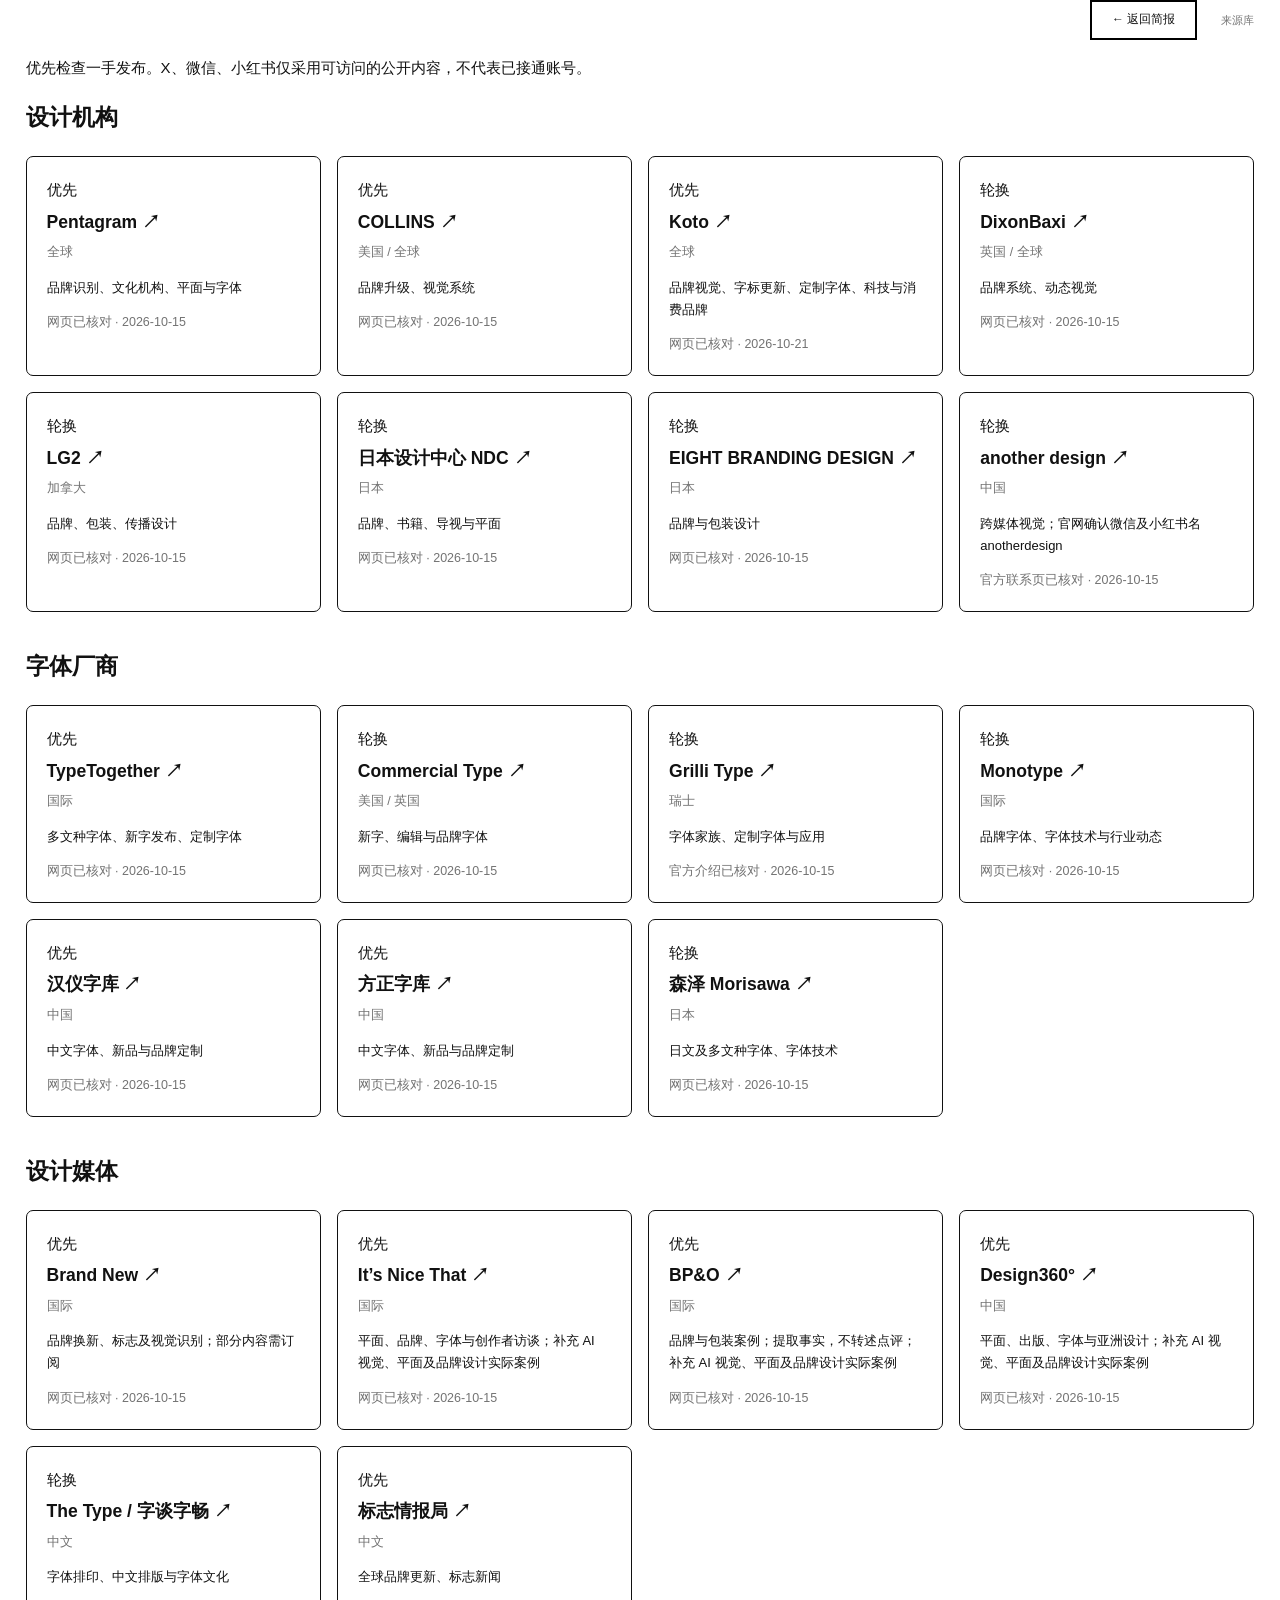
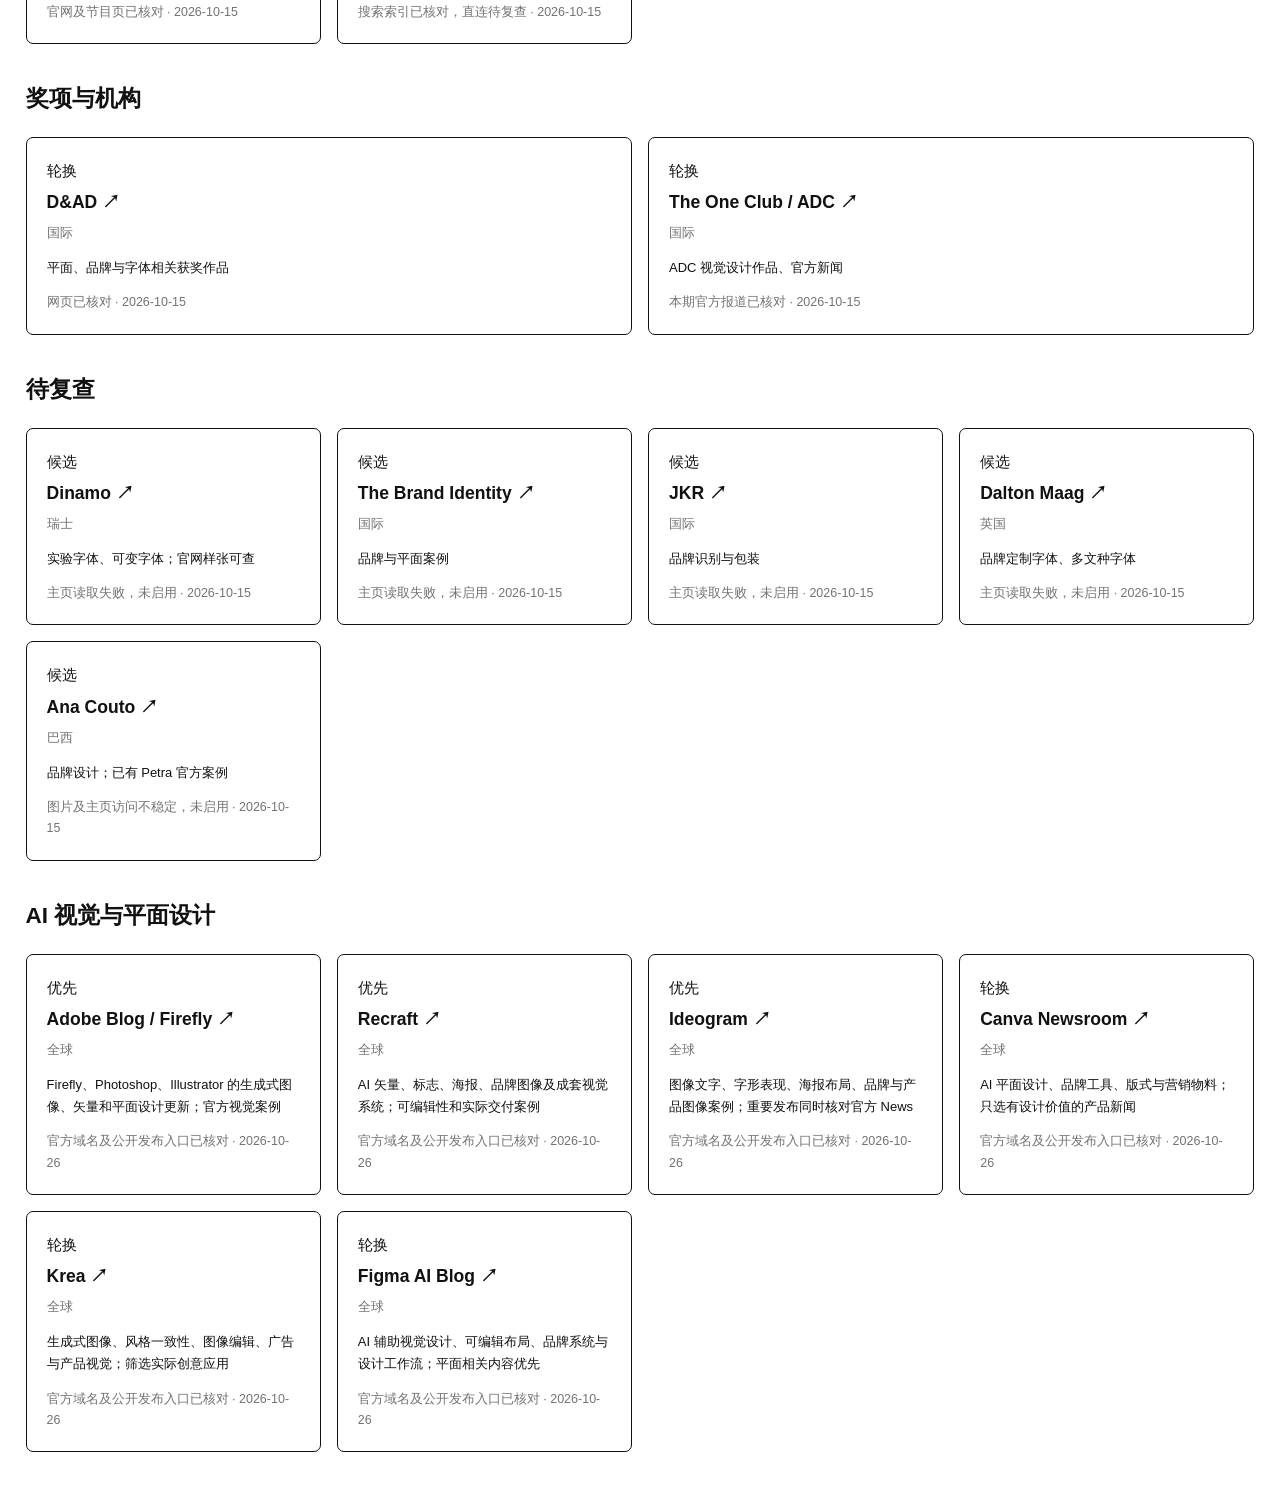
<file: sources.html>
<!doctype html><html lang="zh-CN"><head><meta charset="utf-8"><meta name="viewport" content="width=device-width,initial-scale=1"><title>Design Update · 来源库</title><link rel="stylesheet" href="style.css?v=github-20261022"></head><body><main><div class="archive-bar"><a href="./" style="margin:0">← 返回简报</a><span>来源库</span></div><p>优先检查一手发布。X、微信、小红书仅采用可访问的公开内容，不代表已接通账号。</p><h2>设计机构</h2><section class="source-grid"><article class="source-card"><span class="tag">优先</span><h3><a href="https://www.pentagram.com/work" target="_blank" rel="noopener">Pentagram ↗</a></h3><small>全球</small><p>品牌识别、文化机构、平面与字体</p><small>网页已核对 · 2026-10-15</small></article><article class="source-card"><span class="tag">优先</span><h3><a href="https://wearecollins.com/" target="_blank" rel="noopener">COLLINS ↗</a></h3><small>美国 / 全球</small><p>品牌升级、视觉系统</p><small>网页已核对 · 2026-10-15</small></article><article class="source-card"><span class="tag">优先</span><h3><a href="https://koto.com/" target="_blank" rel="noopener">Koto ↗</a></h3><small>全球</small><p>品牌视觉、字标更新、定制字体、科技与消费品牌</p><small>网页已核对 · 2026-10-21</small></article><article class="source-card"><span class="tag">轮换</span><h3><a href="https://www.dixonbaxi.com/" target="_blank" rel="noopener">DixonBaxi ↗</a></h3><small>英国 / 全球</small><p>品牌系统、动态视觉</p><small>网页已核对 · 2026-10-15</small></article><article class="source-card"><span class="tag">轮换</span><h3><a href="https://lg2.com/" target="_blank" rel="noopener">LG2 ↗</a></h3><small>加拿大</small><p>品牌、包装、传播设计</p><small>网页已核对 · 2026-10-15</small></article><article class="source-card"><span class="tag">轮换</span><h3><a href="https://www.ndc.co.jp/" target="_blank" rel="noopener">日本设计中心 NDC ↗</a></h3><small>日本</small><p>品牌、书籍、导视与平面</p><small>网页已核对 · 2026-10-15</small></article><article class="source-card"><span class="tag">轮换</span><h3><a href="https://www.8brandingdesign.com/" target="_blank" rel="noopener">EIGHT BRANDING DESIGN ↗</a></h3><small>日本</small><p>品牌与包装设计</p><small>网页已核对 · 2026-10-15</small></article><article class="source-card"><span class="tag">轮换</span><h3><a href="https://www.another-lab.com/contact.html" target="_blank" rel="noopener">another design ↗</a></h3><small>中国</small><p>跨媒体视觉；官网确认微信及小红书名 anotherdesign</p><small>官方联系页已核对 · 2026-10-15</small></article></section><h2>字体厂商</h2><section class="source-grid"><article class="source-card"><span class="tag">优先</span><h3><a href="https://www.typetogether.com/" target="_blank" rel="noopener">TypeTogether ↗</a></h3><small>国际</small><p>多文种字体、新字发布、定制字体</p><small>网页已核对 · 2026-10-15</small></article><article class="source-card"><span class="tag">轮换</span><h3><a href="https://commercialtype.com/" target="_blank" rel="noopener">Commercial Type ↗</a></h3><small>美国 / 英国</small><p>新字、编辑与品牌字体</p><small>网页已核对 · 2026-10-15</small></article><article class="source-card"><span class="tag">轮换</span><h3><a href="https://www.grillitype.com/about" target="_blank" rel="noopener">Grilli Type ↗</a></h3><small>瑞士</small><p>字体家族、定制字体与应用</p><small>官方介绍已核对 · 2026-10-15</small></article><article class="source-card"><span class="tag">轮换</span><h3><a href="https://www.monotype.com/" target="_blank" rel="noopener">Monotype ↗</a></h3><small>国际</small><p>品牌字体、字体技术与行业动态</p><small>网页已核对 · 2026-10-15</small></article><article class="source-card"><span class="tag">优先</span><h3><a href="https://www.hanyi.com.cn/" target="_blank" rel="noopener">汉仪字库 ↗</a></h3><small>中国</small><p>中文字体、新品与品牌定制</p><small>网页已核对 · 2026-10-15</small></article><article class="source-card"><span class="tag">优先</span><h3><a href="https://www.foundertype.com/" target="_blank" rel="noopener">方正字库 ↗</a></h3><small>中国</small><p>中文字体、新品与品牌定制</p><small>网页已核对 · 2026-10-15</small></article><article class="source-card"><span class="tag">轮换</span><h3><a href="https://www.morisawa.co.jp/" target="_blank" rel="noopener">森泽 Morisawa ↗</a></h3><small>日本</small><p>日文及多文种字体、字体技术</p><small>网页已核对 · 2026-10-15</small></article></section><h2>设计媒体</h2><section class="source-grid"><article class="source-card"><span class="tag">优先</span><h3><a href="https://www.underconsideration.com/brandnew/" target="_blank" rel="noopener">Brand New ↗</a></h3><small>国际</small><p>品牌换新、标志及视觉识别；部分内容需订阅</p><small>网页已核对 · 2026-10-15</small></article><article class="source-card"><span class="tag">优先</span><h3><a href="https://www.itsnicethat.com/" target="_blank" rel="noopener">It’s Nice That ↗</a></h3><small>国际</small><p>平面、品牌、字体与创作者访谈；补充 AI 视觉、平面及品牌设计实际案例</p><small>网页已核对 · 2026-10-15</small></article><article class="source-card"><span class="tag">优先</span><h3><a href="https://bpando.org/" target="_blank" rel="noopener">BP&amp;O ↗</a></h3><small>国际</small><p>品牌与包装案例；提取事实，不转述点评；补充 AI 视觉、平面及品牌设计实际案例</p><small>网页已核对 · 2026-10-15</small></article><article class="source-card"><span class="tag">优先</span><h3><a href="https://design360.cn/zh/" target="_blank" rel="noopener">Design360° ↗</a></h3><small>中国</small><p>平面、出版、字体与亚洲设计；补充 AI 视觉、平面及品牌设计实际案例</p><small>网页已核对 · 2026-10-15</small></article><article class="source-card"><span class="tag">轮换</span><h3><a href="https://www.thetype.com/" target="_blank" rel="noopener">The Type / 字谈字畅 ↗</a></h3><small>中文</small><p>字体排印、中文排版与字体文化</p><small>官网及节目页已核对 · 2026-10-15</small></article><article class="source-card"><span class="tag">优先</span><h3><a href="https://www.logonews.cn/" target="_blank" rel="noopener">标志情报局 ↗</a></h3><small>中文</small><p>全球品牌更新、标志新闻</p><small>搜索索引已核对，直连待复查 · 2026-10-15</small></article></section><h2>奖项与机构</h2><section class="source-grid"><article class="source-card"><span class="tag">轮换</span><h3><a href="https://www.dandad.org/" target="_blank" rel="noopener">D&amp;AD ↗</a></h3><small>国际</small><p>平面、品牌与字体相关获奖作品</p><small>网页已核对 · 2026-10-15</small></article><article class="source-card"><span class="tag">轮换</span><h3><a href="https://www.oneclub.org/" target="_blank" rel="noopener">The One Club / ADC ↗</a></h3><small>国际</small><p>ADC 视觉设计作品、官方新闻</p><small>本期官方报道已核对 · 2026-10-15</small></article></section><h2>待复查</h2><section class="source-grid"><article class="source-card"><span class="tag">候选</span><h3><a href="https://abcdinamo.com/" target="_blank" rel="noopener">Dinamo ↗</a></h3><small>瑞士</small><p>实验字体、可变字体；官网样张可查</p><small>主页读取失败，未启用 · 2026-10-15</small></article><article class="source-card"><span class="tag">候选</span><h3><a href="https://the-brandidentity.com/" target="_blank" rel="noopener">The Brand Identity ↗</a></h3><small>国际</small><p>品牌与平面案例</p><small>主页读取失败，未启用 · 2026-10-15</small></article><article class="source-card"><span class="tag">候选</span><h3><a href="https://jkrglobal.com/" target="_blank" rel="noopener">JKR ↗</a></h3><small>国际</small><p>品牌识别与包装</p><small>主页读取失败，未启用 · 2026-10-15</small></article><article class="source-card"><span class="tag">候选</span><h3><a href="https://www.daltonmaag.com/" target="_blank" rel="noopener">Dalton Maag ↗</a></h3><small>英国</small><p>品牌定制字体、多文种字体</p><small>主页读取失败，未启用 · 2026-10-15</small></article><article class="source-card"><span class="tag">候选</span><h3><a href="https://anacouto.com.br/" target="_blank" rel="noopener">Ana Couto ↗</a></h3><small>巴西</small><p>品牌设计；已有 Petra 官方案例</p><small>图片及主页访问不稳定，未启用 · 2026-10-15</small></article></section><h2>AI 视觉与平面设计</h2><section class="source-grid"><article class="source-card"><span class="tag">优先</span><h3><a href="https://blog.adobe.com/" target="_blank" rel="noopener">Adobe Blog / Firefly ↗</a></h3><small>全球</small><p>Firefly、Photoshop、Illustrator 的生成式图像、矢量和平面设计更新；官方视觉案例</p><small>官方域名及公开发布入口已核对 · 2026-10-26</small></article><article class="source-card"><span class="tag">优先</span><h3><a href="https://www.recraft.ai/blog" target="_blank" rel="noopener">Recraft ↗</a></h3><small>全球</small><p>AI 矢量、标志、海报、品牌图像及成套视觉系统；可编辑性和实际交付案例</p><small>官方域名及公开发布入口已核对 · 2026-10-26</small></article><article class="source-card"><span class="tag">优先</span><h3><a href="https://ideogram.ai/blog/" target="_blank" rel="noopener">Ideogram ↗</a></h3><small>全球</small><p>图像文字、字形表现、海报布局、品牌与产品图像案例；重要发布同时核对官方 News</p><small>官方域名及公开发布入口已核对 · 2026-10-26</small></article><article class="source-card"><span class="tag">轮换</span><h3><a href="https://www.canva.com/newsroom/news/" target="_blank" rel="noopener">Canva Newsroom ↗</a></h3><small>全球</small><p>AI 平面设计、品牌工具、版式与营销物料；只选有设计价值的产品新闻</p><small>官方域名及公开发布入口已核对 · 2026-10-26</small></article><article class="source-card"><span class="tag">轮换</span><h3><a href="https://www.krea.ai/blog" target="_blank" rel="noopener">Krea ↗</a></h3><small>全球</small><p>生成式图像、风格一致性、图像编辑、广告与产品视觉；筛选实际创意应用</p><small>官方域名及公开发布入口已核对 · 2026-10-26</small></article><article class="source-card"><span class="tag">轮换</span><h3><a href="https://www.figma.com/blog/ai/" target="_blank" rel="noopener">Figma AI Blog ↗</a></h3><small>全球</small><p>AI 辅助视觉设计、可编辑布局、品牌系统与设计工作流；平面相关内容优先</p><small>官方域名及公开发布入口已核对 · 2026-10-26</small></article></section></main></body></html>
</file>
<file: style.css>
:root{--paper:#f7f7f1;--ink:#202b25;--muted:#747d73;--line:#dce0d5;--green:#245b3e;--lime:#dceaab}*{box-sizing:border-box}body{margin:0;background:var(--paper);color:var(--ink);font:15px/1.7 -apple-system,BlinkMacSystemFont,"PingFang SC","Microsoft YaHei",sans-serif}button,input{font:inherit}button,a{-webkit-tap-highlight-color:transparent}button{cursor:pointer}a{color:inherit;text-decoration:none}button:focus-visible,a:focus-visible,input:focus-visible{outline:3px solid #6a9857;outline-offset:4px}header{height:92px;margin:0 5.3%;display:flex;align-items:center;justify-content:space-between;border-bottom:1px solid var(--line)}.brand{display:flex;align-items:center;gap:12px}.brand b{font-size:24px;letter-spacing:2px}.mark{height:39px;width:39px;background:var(--green);color:white;display:grid;place-items:center;font-size:23px;border-radius:50%}.brand-en{font-size:11px;letter-spacing:2px;margin-left:7px}.header-right{display:flex;gap:27px;align-items:center}.edition{font-size:12px;color:var(--muted)}.connection{border:1px solid var(--line);border-radius:22px;background:transparent;padding:8px 14px;font-size:12px;display:flex;align-items:center;gap:8px}.connection i{height:7px;width:7px;border-radius:100%;background:#a6ac9f}.connection.connected i{background:#5a9c41}.connection.connected{background:#ebf1df;color:var(--green)}main{max-width:1320px;margin:auto;padding:0 5.3%}.intro{display:flex;justify-content:space-between;align-items:flex-end;padding:65px 0 48px}.eyebrow{font-size:10px;letter-spacing:2px;color:var(--green);font-weight:650}h1{font-size:clamp(36px,4.2vw,58px);line-height:1.25;letter-spacing:-2px;font-weight:600;margin:18px 0}h1 em{font-style:normal;color:var(--green)}.intro p{color:var(--muted);font-size:14px;margin:0}.issue{text-align:right;padding-bottom:7px}.issue span{font-size:12px;color:var(--muted)}.issue strong{display:block;font-size:25px;letter-spacing:-.8px;font-weight:500}.issue small{color:var(--muted);font-size:11px}.toolbar{display:flex;align-items:center;justify-content:space-between;border-bottom:1px solid var(--line);padding-bottom:20px;gap:20px}nav{display:flex;gap:9px}.filter{border:0;background:transparent;padding:9px 15px;border-radius:5px;font-size:13px;color:#606b60}.filter.active{background:var(--ink);color:white}.filter span{font-size:10px;margin-left:6px;opacity:.65}.search{display:flex;gap:8px;align-items:center;background:#eeefe8;padding:7px 12px;border-radius:5px}.search span{font-size:24px;line-height:1}.search input{border:0;background:transparent;outline:0;font-size:12px;width:200px}.list-heading{display:flex;justify-content:space-between;margin:23px 0 0;color:var(--muted);font-size:11px}.article{display:grid;grid-template-columns:32px 310px 1fr;gap:25px;padding:30px 0;border-bottom:1px solid var(--line)}.number{font-family:Georgia,serif;font-style:italic;font-size:18px;color:#8e9787;padding-top:2px}.cover{height:220px;background:#e9ecdf;border:0;border-radius:5px;padding:0;overflow:hidden;position:relative;display:block;width:100%}.cover img{width:100%;height:100%;object-fit:cover;transition:transform .4s}.cover:hover img{transform:scale(1.035)}.cover .image-count{position:absolute;bottom:10px;left:10px;background:rgba(255,255,255,.92);font-size:10px;padding:3px 9px;border-radius:3px}.cover-fallback{display:none;font-family:Georgia,serif;font-size:30px}.cover.failed img{display:none}.cover.failed .cover-fallback{display:grid;place-items:center;height:100%}.body{display:flex;flex-direction:column;align-items:flex-start;min-width:0}.meta{font-size:11px;display:flex;align-items:center;gap:9px;flex-wrap:wrap}.tag{color:var(--green);background:#e5ebd9;padding:2px 7px;border-radius:3px}.region,.date{color:var(--muted)}.body h2{font-size:21px;line-height:1.5;font-weight:600;letter-spacing:-.3px;margin:10px 0 5px}.studio{font-size:11px;color:var(--muted);letter-spacing:.1px}.summary{font-size:13px;line-height:1.85;color:#5b665c;margin:12px 0}.card-bottom{display:flex;align-items:center;justify-content:space-between;gap:16px;width:100%;margin-top:auto;padding-top:9px}.source{font-size:11px;color:var(--muted)}.source a{color:var(--green);border-bottom:1px solid #b5c7ad}.source small{display:block;font-size:10px;margin-top:3px}.collect{background:transparent;border:1px solid #aab79f;border-radius:4px;padding:8px 13px;color:var(--green);font-size:12px;white-space:nowrap;transition:all .2s}.collect:hover{background:var(--green);color:white}.collect span{margin-left:13px}.card-status{font-size:11px;color:var(--green);margin-top:4px}footer{display:flex;justify-content:space-between;padding:45px 0 35px;font-size:11px;color:var(--muted)}footer b{font-size:11px;letter-spacing:1px;color:var(--green)}footer p{margin:6px 0}footer>p{text-align:right}#empty{text-align:center;padding:80px 0;color:var(--muted)}dialog{border:0;border-radius:12px;background:var(--paper);color:var(--ink);width:min(920px,94vw);max-height:90vh;padding:26px}dialog::backdrop{background:#13251cd0;backdrop-filter:blur(5px)}.dialog-top{display:flex;justify-content:space-between;align-items:flex-start;gap:15px}.dialog-top h2{margin:7px 0;font-size:23px}.close{border:0;background:transparent;font-size:30px;line-height:1;color:var(--muted);padding:0 5px}.dialog-note{font-size:12px;color:var(--muted);margin-bottom:22px}#gallery-grid{display:grid;grid-template-columns:repeat(3,1fr);gap:12px}.pick{position:relative;display:block;background:white;border:2px solid transparent;border-radius:6px;overflow:hidden;cursor:pointer}.pick:has(input:checked){border-color:var(--green)}.pick img{width:100%;height:155px;object-fit:contain;background:#e9ecdf;display:block}.pick input{position:absolute;left:10px;top:10px;accent-color:var(--green);width:18px;height:18px}.pick span{font-size:10px;display:block;padding:7px 10px;color:var(--muted)}.dialog-bottom{border-top:1px solid var(--line);margin-top:24px;padding-top:20px;display:flex;align-items:center;justify-content:space-between;gap:15px}.dialog-bottom strong{font-size:13px}.dialog-bottom p{font-size:10px;color:var(--muted);margin:3px 0}.primary{border:0;border-radius:5px;background:var(--green);color:white;padding:12px 22px;font-size:13px}.primary:disabled{opacity:.45;cursor:wait}#result{font-size:12px;white-space:pre-line;margin-bottom:0}#result.error{color:#a84f36}#toast{position:fixed;bottom:25px;left:50%;transform:translateX(-50%);max-width:90vw;background:var(--ink);color:white;padding:13px 20px;border-radius:7px;font-size:12px;z-index:10;box-shadow:0 5px 25px #0002}@media(min-width:1450px){main{padding:0 40px}.article{grid-template-columns:32px 360px 1fr}.cover{height:230px}}@media(max-width:900px){.brand-en,.edition{display:none}.article{grid-template-columns:25px 240px 1fr;gap:16px}.cover{height:210px}.body h2{font-size:18px}.card-bottom{align-items:flex-start}.source small{max-width:165px}}@media(max-width:680px){header{height:75px}.intro{padding:38px 0 30px;display:block}.intro h1{font-size:39px}.issue{text-align:left;display:flex;align-items:center;gap:12px;margin-top:25px;padding:0}.issue strong{font-size:16px}.issue small{font-size:9px}.toolbar{display:block}.search{margin-top:15px}.search input{width:100%}nav{gap:4px}.filter{padding:8px 12px}.list-heading span:last-child{max-width:170px;text-align:right}.article{grid-template-columns:22px 1fr;gap:12px;padding:24px 0}.cover{height:230px}.body{grid-column:2}.body h2{font-size:20px}.card-bottom{gap:8px}.source small{max-width:190px}.number{grid-row:1 / span 2}footer{display:block}footer>p{text-align:left;margin-top:20px}#gallery-grid{grid-template-columns:repeat(2,1fr)}.pick img{height:120px}dialog{padding:18px}.dialog-top h2{font-size:20px}.dialog-bottom{align-items:flex-start}.primary{padding:11px 13px;white-space:nowrap}}

.archive-bar{display:flex;align-items:center;gap:20px;flex-wrap:wrap;padding:0 0 24px;font-size:12px}.archive-bar select{font:inherit;background:white;border:1px solid var(--line);border-radius:5px;padding:8px;margin-left:10px;color:var(--ink);max-width:75vw}.archive-bar a{color:var(--green);border-bottom:1px solid}.archive-bar>span{color:var(--muted)}.source-grid{display:grid;grid-template-columns:repeat(auto-fit,minmax(260px,1fr));gap:16px;margin:18px 0 36px}.source-card{padding:20px;border:1px solid var(--line);border-radius:7px}.source-card h3{margin:5px 0}.source-card p{font-size:13px}.source-card small{display:block;color:var(--muted)}
.coverage{font-size:12px;color:var(--green);margin:0 0 20px;line-height:1.8}

.image-filing{padding:10px;font-size:11px;cursor:default}.image-filing>label{display:block;margin:7px 0}.image-filing select,.image-filing input:not([type=checkbox]),.image-filing textarea{display:block;position:static;width:100%;height:auto;min-height:30px;margin-top:4px;border:1px solid var(--line);border-radius:3px;background:white;padding:5px;font:inherit}.image-filing fieldset{padding:7px;border:1px solid var(--line)}.image-filing fieldset label{display:inline-flex;align-items:center;margin:3px 5px 3px 0;gap:3px}.image-filing input[type=checkbox]{position:static;width:13px;height:13px}.pick:has(.choose:checked){border-color:var(--green)}

.filing-summary{font-size:11px;line-height:1.65;margin:0;padding:10px;color:var(--green);overflow-wrap:anywhere}.filing-details{margin:0 10px 10px;font-size:10px;color:var(--muted)}.filing-details summary{cursor:pointer}.pick:has(.choose:disabled) .filing-details{display:none}

/* Approved Design Update layout */

:root{--paper:#fff;--ink:#111;--muted:#737373;--line:#111;--green:#111;--lime:#fff}
body{background:#fff;color:#111;font-family:Arial,"Helvetica Neue","PingFang SC","Noto Sans CJK SC","Microsoft YaHei",sans-serif;-webkit-font-smoothing:antialiased}
button,input,select,textarea,.number,.cover-fallback{font-family:inherit;font-style:normal}
main{max-width:1460px;padding:0 48px;margin:0 auto}
.archive-bar{min-height:88px;padding:22px 0;gap:26px;border-bottom:1px solid #111;font-size:12px}
.archive-bar>span{font-size:11px;color:#777}.archive-bar a{color:#111;border:0;margin-left:auto}.archive-bar select{border:0;background:#fff;border-radius:0;font-size:13px;padding:6px 24px 6px 0;margin-left:14px;max-width:55vw;color:#111}
.connection{border:1px solid #111;border-radius:0;padding:7px 12px;font-size:11px}.connection i{background:#111;width:5px;height:5px}.connection.connected{background:#fff;color:#111}
.coverage{margin:0;padding:16px 0;color:#777;font-size:11px;letter-spacing:.1px}
.toolbar{padding:10px 0 19px;border-color:#111;gap:25px}
nav{gap:24px}.filter{padding:6px 0;border-radius:0;color:#888;border-bottom:2px solid transparent;background:none;font-size:13px}.filter.active{background:none;color:#111;border-color:#111}.filter span{font-size:10px;color:#777;opacity:1}
.search{background:none;border-bottom:1px solid #111;border-radius:0;padding:5px 0;gap:9px}.search input{width:220px;font-size:11px}.search span{font-size:20px}.search input::placeholder{color:#999}
.list-heading{font-size:10px;color:#777;margin:20px 0 0;letter-spacing:.2px}
.article{grid-template-columns:32px 330px minmax(0,1fr);gap:26px;padding:30px 0;border-bottom:1px solid #111}
.number{color:#111;font-size:12px;font-weight:500;padding-top:0;font-variant-numeric:tabular-nums;letter-spacing:.5px}
.cover{height:225px;border-radius:0;background:#f4f4f4}.cover .image-count{border-radius:0;bottom:8px;left:8px;font-size:9px;padding:3px 7px}.cover-fallback{font-size:24px;line-height:1.5;padding:20px}
.meta{font-size:10px;gap:12px}.tag{padding:0;border-radius:0;color:#111;background:transparent}.region,.date{color:#777}.date{margin-left:auto;font-variant-numeric:tabular-nums}
.body h2{font-size:23px;font-weight:600;letter-spacing:-.5px;margin:11px 0 6px;line-height:1.4}.studio{font-size:10px;color:#777;line-height:1.7}.summary{font-size:13px;line-height:1.9;color:#444;margin:12px 0 15px}
.source{font-size:10px;color:#777;line-height:1.8}.source a{color:#111;border-bottom:1px solid #aaa}.source small{font-size:9px;line-height:1.7;color:#888;margin-top:4px}.source small a{color:#666}
.collect{border:1px solid #111;border-radius:0;color:#111;font-size:11px;padding:8px 12px}.collect:hover{background:#111;color:#fff}.collect span{margin-left:16px}.card-status{color:#111}.card-bottom{gap:24px;padding-top:0}
footer{padding:24px 0;color:#888;font-size:10px}footer p{margin:0;line-height:1.8}
dialog{border:1px solid #111;border-radius:0;background:#fff}.pick{border-radius:0}.pick img{background:#f5f5f5}.primary{background:#111;border-radius:0}.dialog-top .eyebrow{color:#777}.close{color:#111}.filing-summary{color:#444}dialog::backdrop{background:#0009;backdrop-filter:blur(2px)}#toast{border-radius:0;background:#111}
button:focus-visible,a:focus-visible,input:focus-visible,select:focus-visible{outline:2px solid #111;outline-offset:4px}
@media(min-width:1450px){main{padding:0 56px}.article{grid-template-columns:32px 380px minmax(0,1fr)}.cover{height:250px}}
@media(max-width:1050px){main{padding:0 30px}.article{grid-template-columns:26px 280px minmax(0,1fr);gap:20px}.cover{height:215px}.body h2{font-size:20px}.source small{max-width:none}.archive-bar{gap:16px}.archive-bar>span{display:none}}
@media(max-width:680px){main{padding:0 20px}.archive-bar{padding:17px 0;gap:12px;min-height:75px}.archive-bar label{flex:1}.archive-bar select{font-size:11px;max-width:58vw;margin-left:8px}.archive-bar a{margin-left:0}.archive-bar .connection{padding:5px 9px}.coverage{font-size:10px;padding:12px 0}.toolbar{padding:7px 0 15px}.toolbar nav{gap:22px}.search{margin-top:12px}.search input{width:100%}.list-heading{font-size:9px;margin-top:16px}.article{grid-template-columns:22px minmax(0,1fr);gap:12px;padding:23px 0}.cover{height:240px}.body{grid-column:2}.number{grid-row:1 / span 2}.body h2{font-size:21px}.summary{font-size:13px}.source small{max-width:none}.card-bottom{gap:12px}.meta{gap:10px}.date{margin-left:0}footer{display:flex;gap:20px}.cover .image-count{font-size:9px}}

.preview-title{font-family:"Avenir Next",Avenir,"Century Gothic",Futura,Arial,sans-serif;font-size:clamp(62px,10.5vw,154px);font-weight:750;font-style:normal;line-height:1;letter-spacing:-.065em;margin:0;padding:44px 0 38px;color:#000;border-bottom:1px solid #000;white-space:nowrap}.archive-bar{border-top:0}@media(max-width:680px){.preview-title{font-size:clamp(42px,10.6vw,72px);padding:30px 0 26px;letter-spacing:-.06em}}

/* Two-line masthead reference */
main{max-width:none;padding:0 2%;margin:0 auto}
.preview-masthead{display:grid;grid-template-columns:minmax(0,1fr) minmax(440px,1fr);gap:30px;padding:58px 0 70px;align-items:start}
.preview-title{font-family:Arial,"Helvetica Neue",sans-serif;font-size:clamp(95px,11.5vw,190px);font-weight:900;line-height:.94;letter-spacing:-.075em;padding:0;margin:0;border:0;white-space:normal}.preview-title span{display:block}
.masthead-right{padding-top:14px;min-width:0}.archive-bar{min-height:0;padding:0;border:0;display:flex;justify-content:flex-end;align-items:center;gap:24px;flex-wrap:nowrap}.archive-bar label{display:flex;align-items:center;gap:12px;font-size:12px;white-space:nowrap}.archive-bar select{border:2px solid #000;border-radius:0;margin:0;padding:9px 12px;background:#fff;font-size:12px;max-width:280px;height:40px}.archive-bar a{margin:0;border:2px solid #000;padding:7px 20px;white-space:nowrap;font-size:12px;height:40px}.masthead-meta{display:flex;justify-content:flex-end;gap:12px;align-items:baseline;margin-top:26px;color:#888;font-size:9px;line-height:1.8}.masthead-meta .coverage{font-size:9px;padding:0;margin:0;color:#888;text-align:right}.masthead-meta #archive-note{white-space:nowrap}.connection[hidden]{display:none}
.toolbar{padding:10px 0 20px}.article{grid-template-columns:34px minmax(270px,26.2%) minmax(0,1fr);gap:27px;padding:30px 0}.cover{height:235px}.date{margin-left:0}.body h2{font-size:23px}.summary{font-size:13px}.search input{width:220px}
@media(min-width:1600px){.cover{height:275px}.preview-masthead{padding-bottom:85px}.body h2{font-size:26px}}
@media(max-width:1050px){main{padding:0 24px}.preview-masthead{grid-template-columns:1fr 1fr;gap:22px;padding:40px 0 55px}.preview-title{font-size:clamp(76px,12vw,128px)}.archive-bar{gap:12px;flex-wrap:wrap}.archive-bar label{font-size:10px;gap:8px}.archive-bar select{font-size:10px;max-width:240px;padding:7px;height:36px}.archive-bar a{font-size:10px;padding:6px 14px;height:36px}.masthead-meta{display:block;text-align:right;margin-top:20px}.masthead-meta #archive-note{display:block;margin-top:6px}.article{grid-template-columns:26px 28% minmax(0,1fr);gap:20px}.cover{height:210px}.body h2{font-size:20px}}
@media(max-width:680px){main{padding:0 20px}.preview-masthead{grid-template-columns:1fr;gap:28px;padding:30px 0 36px}.preview-title{font-size:clamp(82px,20vw,140px);line-height:.92}.masthead-right{padding:0}.archive-bar{justify-content:space-between;flex-wrap:nowrap;gap:10px}.archive-bar label{flex:initial}.archive-bar select{max-width:55vw}.masthead-meta{margin-top:15px;text-align:left}.masthead-meta .coverage{text-align:left}.masthead-meta #archive-note{display:none}.toolbar nav{gap:22px}.article{grid-template-columns:22px minmax(0,1fr);gap:12px}.cover{height:240px}.body{grid-column:2}.body h2{font-size:21px}}

/* Eagle content-tag filters wrap without squeezing search or overflowing on mobile. */
.toolbar{align-items:flex-start;flex-wrap:wrap;column-gap:28px;row-gap:16px}
.toolbar nav{display:flex;flex:1 1 700px;flex-wrap:wrap;gap:8px 24px;min-width:0}
.toolbar .filter{white-space:nowrap}.toolbar .search{flex:0 1 250px;margin-top:0;min-width:180px}
@media(max-width:680px){.toolbar nav{flex-basis:100%;gap:8px 18px}.toolbar .filter{font-size:12px}.toolbar .search{flex:1 1 100%;min-width:0}}

/* Designer credit, aligned with the masthead's lower right edge. */
.preview-masthead{align-items:stretch}.masthead-right{display:flex;flex-direction:column}
.designer-credit{width:112px;margin:auto 0 0 auto;padding-top:32px;text-align:center;flex-shrink:0}
.designer-credit img{display:block;width:112px;height:auto;max-width:100%;object-fit:contain}
.designer-credit figcaption{margin-top:7px;color:#000;font:11px/1.3 Arial,"Helvetica Neue",sans-serif;white-space:nowrap}
@media(max-width:680px){.designer-credit{width:84px;padding-top:24px}.designer-credit img{width:84px}.designer-credit figcaption{font-size:9px;margin-top:6px}}

/* Match the uppercase title's visible lower edge, rather than its line box. */
.preview-masthead{--title-size:clamp(95px,11.5vw,190px)}
.masthead-right{padding-bottom:calc(var(--title-size) * .12)}
.designer-credit figcaption{display:flex;justify-content:space-between;width:100%;font-weight:700;line-height:1;margin-top:8px}
@media(max-width:1050px){.preview-masthead{--title-size:clamp(76px,12vw,128px)}}
@media(max-width:680px){.masthead-right{padding-bottom:0}.designer-credit figcaption{font-size:9px}}

/* Let the normal-width credit determine portrait width. */
.designer-credit{width:max-content;display:grid;grid-template-columns:max-content}
.designer-credit img{width:0;min-width:100%;max-width:none;height:auto}
.designer-credit figcaption{display:block;width:auto;font-size:11px;font-weight:700;letter-spacing:normal;word-spacing:normal;white-space:nowrap}
@media(max-width:680px){.designer-credit{width:max-content}.designer-credit img{width:0;min-width:100%}.designer-credit figcaption{font-size:9px}}
</file>
